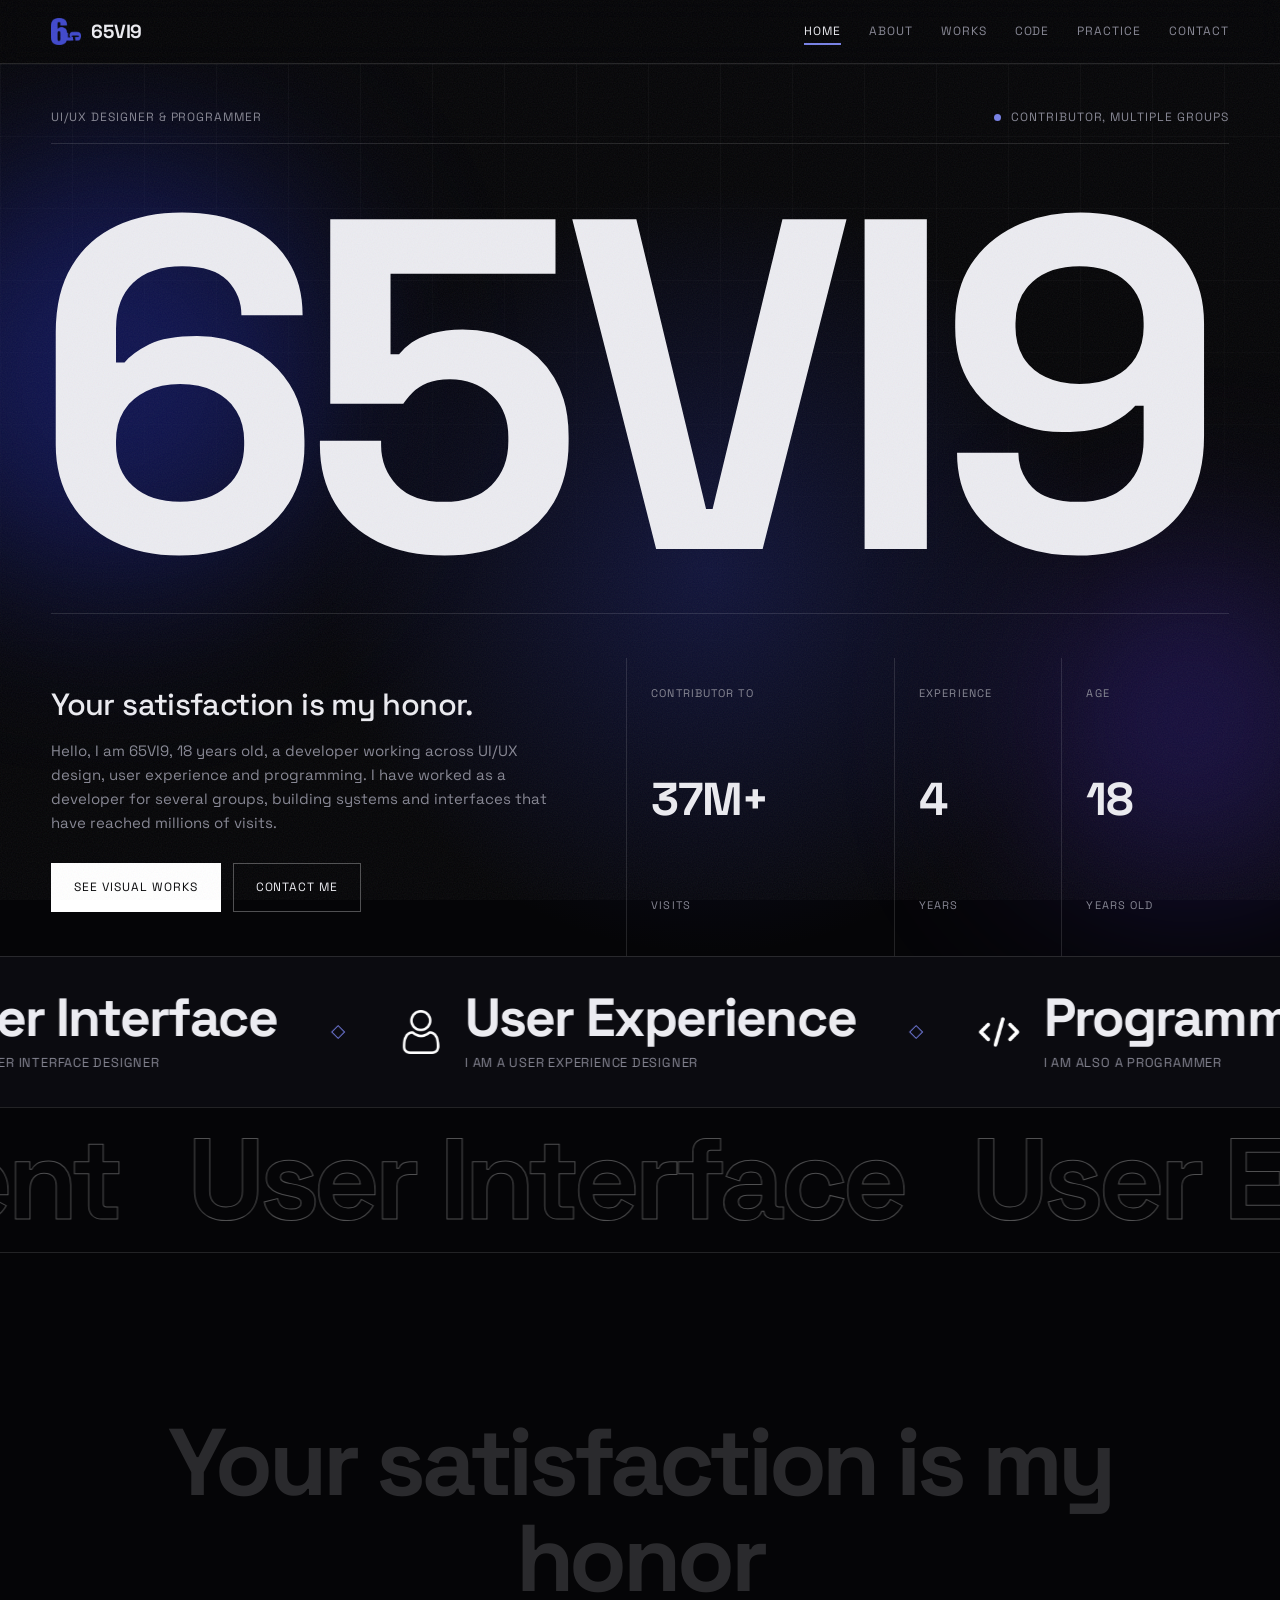
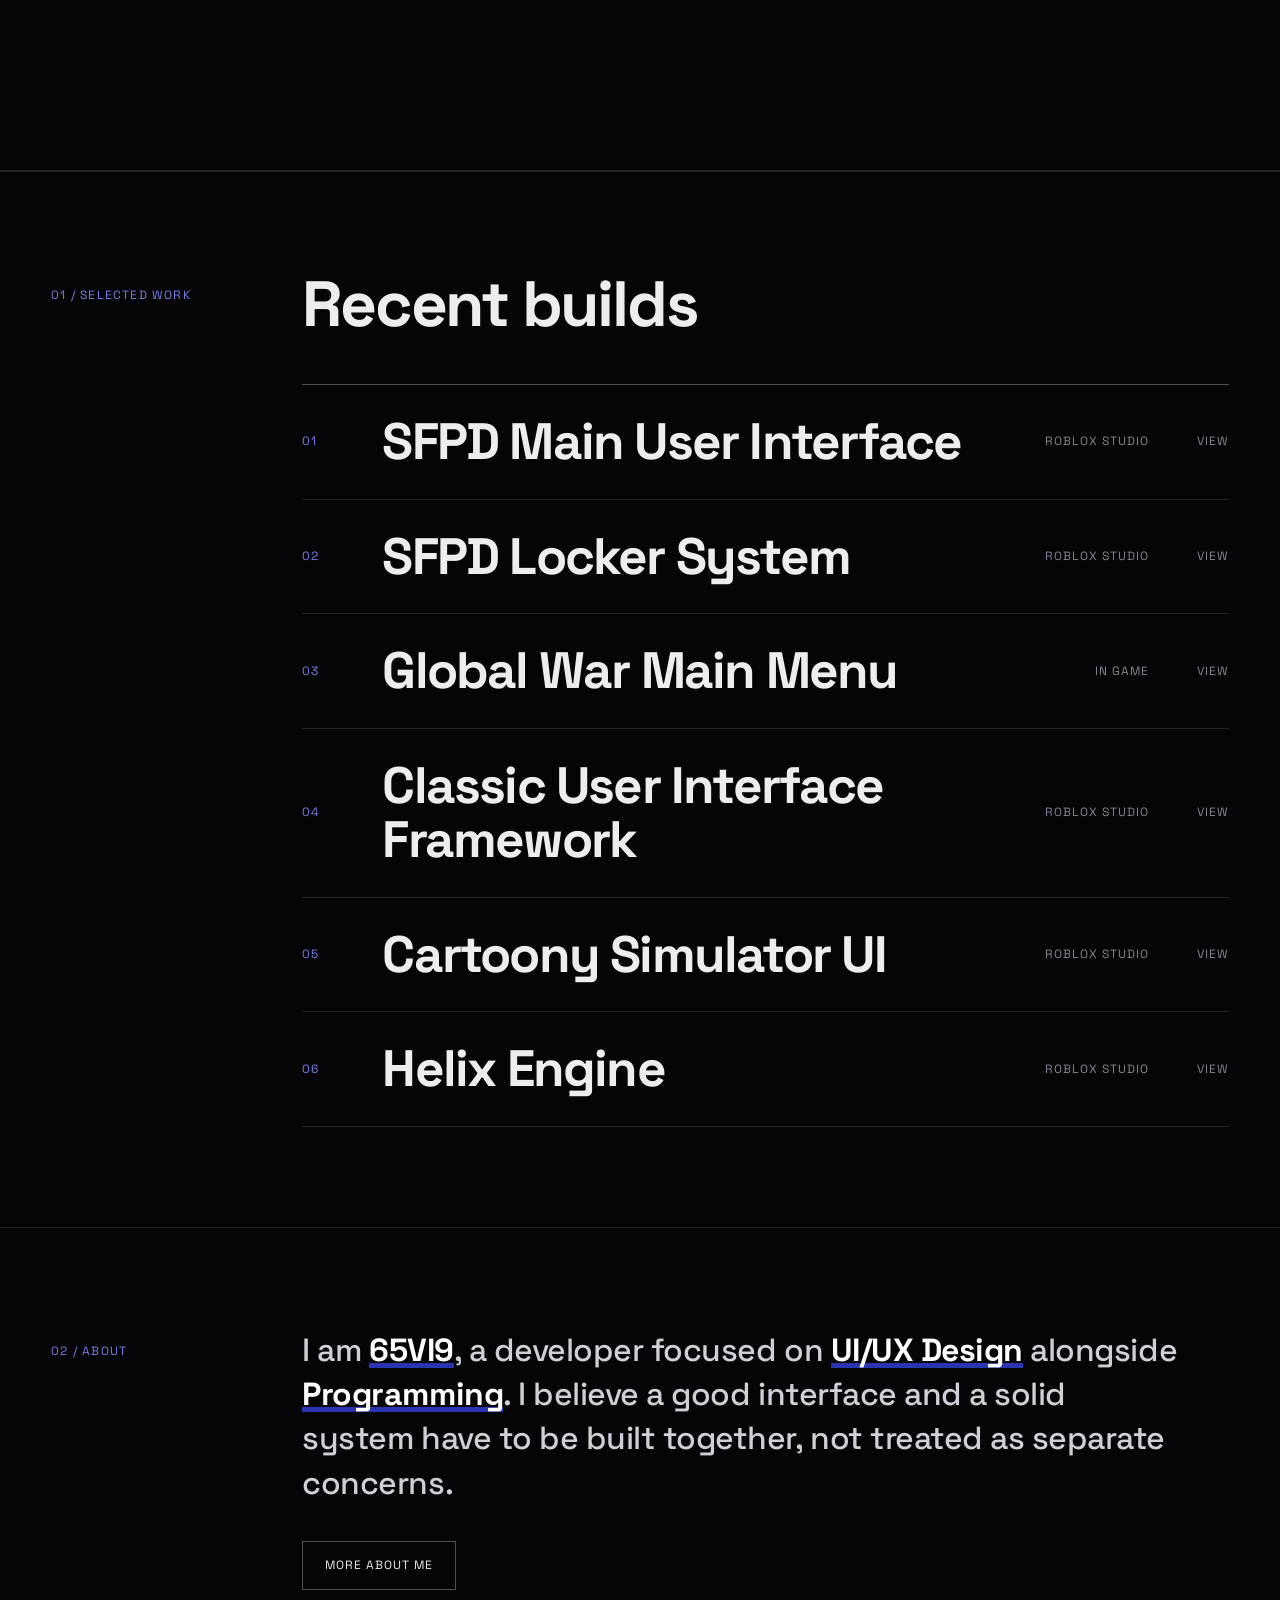
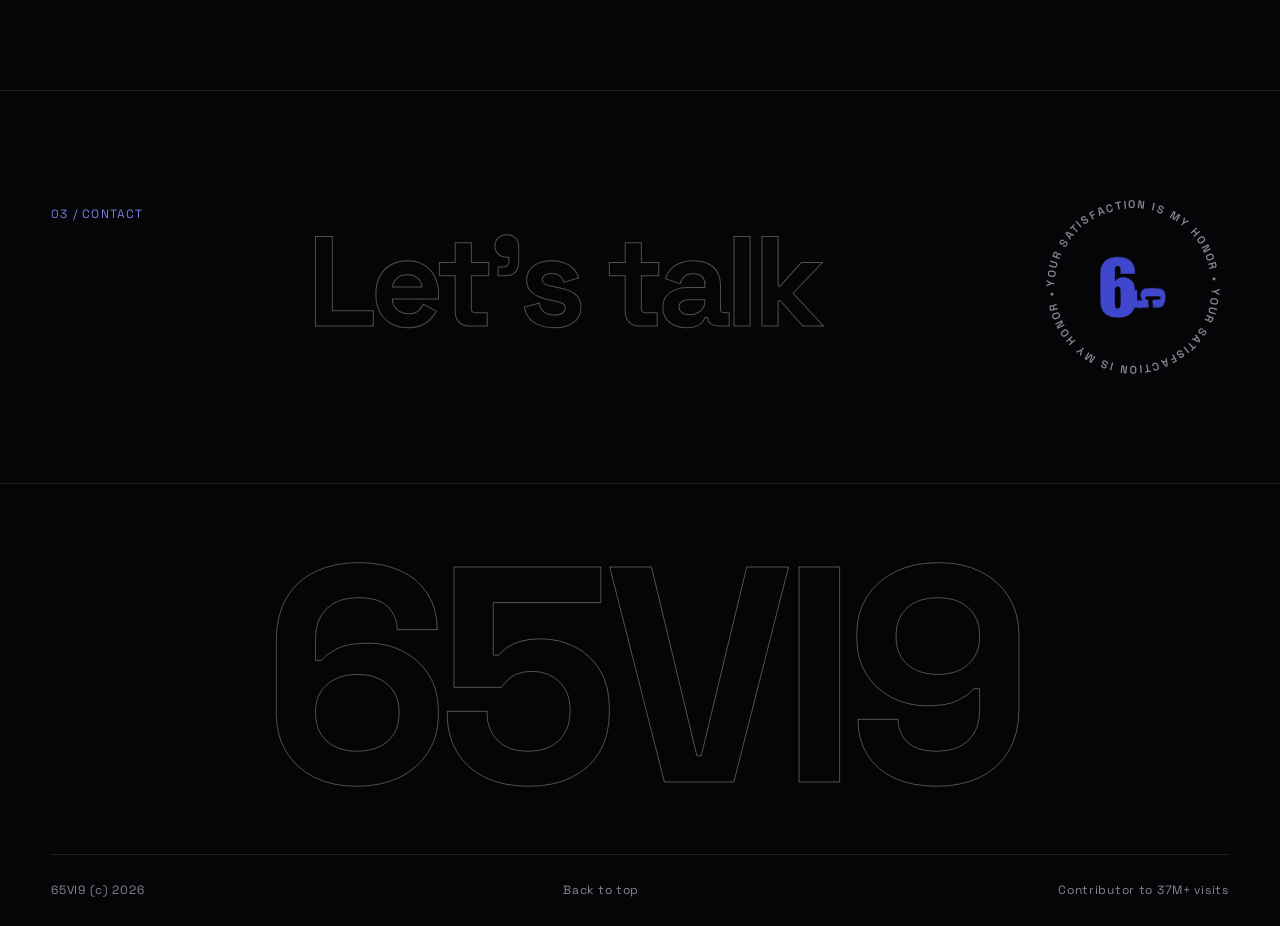
<file: index.html>
<!DOCTYPE html>
<html lang="en">
<head>
<meta charset="UTF-8">
<meta name="viewport" content="width=device-width, initial-scale=1.0">
<meta name="theme-color" content="#050507">
<link rel="icon" href="Logo.png">
<link rel="preconnect" href="https://fonts.googleapis.com">
<link rel="preconnect" href="https://fonts.gstatic.com" crossorigin>
<link rel="stylesheet" href="https://fonts.googleapis.com/css2?family=Space+Grotesk:wght@400;500;600;700&display=swap">
<link rel="stylesheet" href="style.css">
<title>65VI9 | Home</title>
</head>
<body data-page="home" id="top">
<main>
<section class="hero" id="hero">
<div class="orb o1"></div>
<div class="orb o2"></div>
<div class="glow"></div>
<div class="herotop"><span id="heroRole"></span><span id="heroStatus"></span></div>
<div class="herotitlewrap" id="heroWrap"><h1 class="herotitle" id="bigName"></h1></div>
<div class="herobottom">
<div>
<p class="herosub" id="heroSub"></p>
<p class="herointro" id="heroIntro"></p>
<div class="heroactions"><a class="btn solid mag" href="visual-works.html">See Visual Works</a><a class="btn line mag" href="contact.html">Contact me</a></div>
</div>
<div class="stats" id="stats"></div>
</div>
</section>
<div class="ribbon"><div class="rtrack" id="ribbonA"></div></div>
<div class="ribbon alt"><div class="rtrack" id="ribbonB"></div></div>
<section class="motto"><p class="mottotext" id="mottoText"></p></section>
<section class="sec">
<div class="secgrid">
<div class="seclabel">01 / Selected work</div>
<div>
<h2 class="sectitle split">Recent builds</h2>
<div class="idxlist" id="idxList"></div>
</div>
</div>
</section>
<section class="sec">
<div class="secgrid">
<div class="seclabel">02 / About</div>
<div>
<p class="lead reveal" id="homeLead"></p>
<a class="btn line mag reveal" id="moreAbout" href="about.html">More about me</a>
</div>
</div>
</section>
<section class="sec">
<div class="secgrid">
<div class="seclabel">03 / Contact</div>
<div class="ctawrap"><a class="biglink mag" href="contact.html" data-text="Let's talk" data-cursor="Go">Let's talk</a><div class="badge" id="badge"></div></div>
</div>
</section>
</main>
<script src="config.js"></script>
<script src="site.js"></script>
<script src="fx.js"></script>
</body>
</html>
</file>
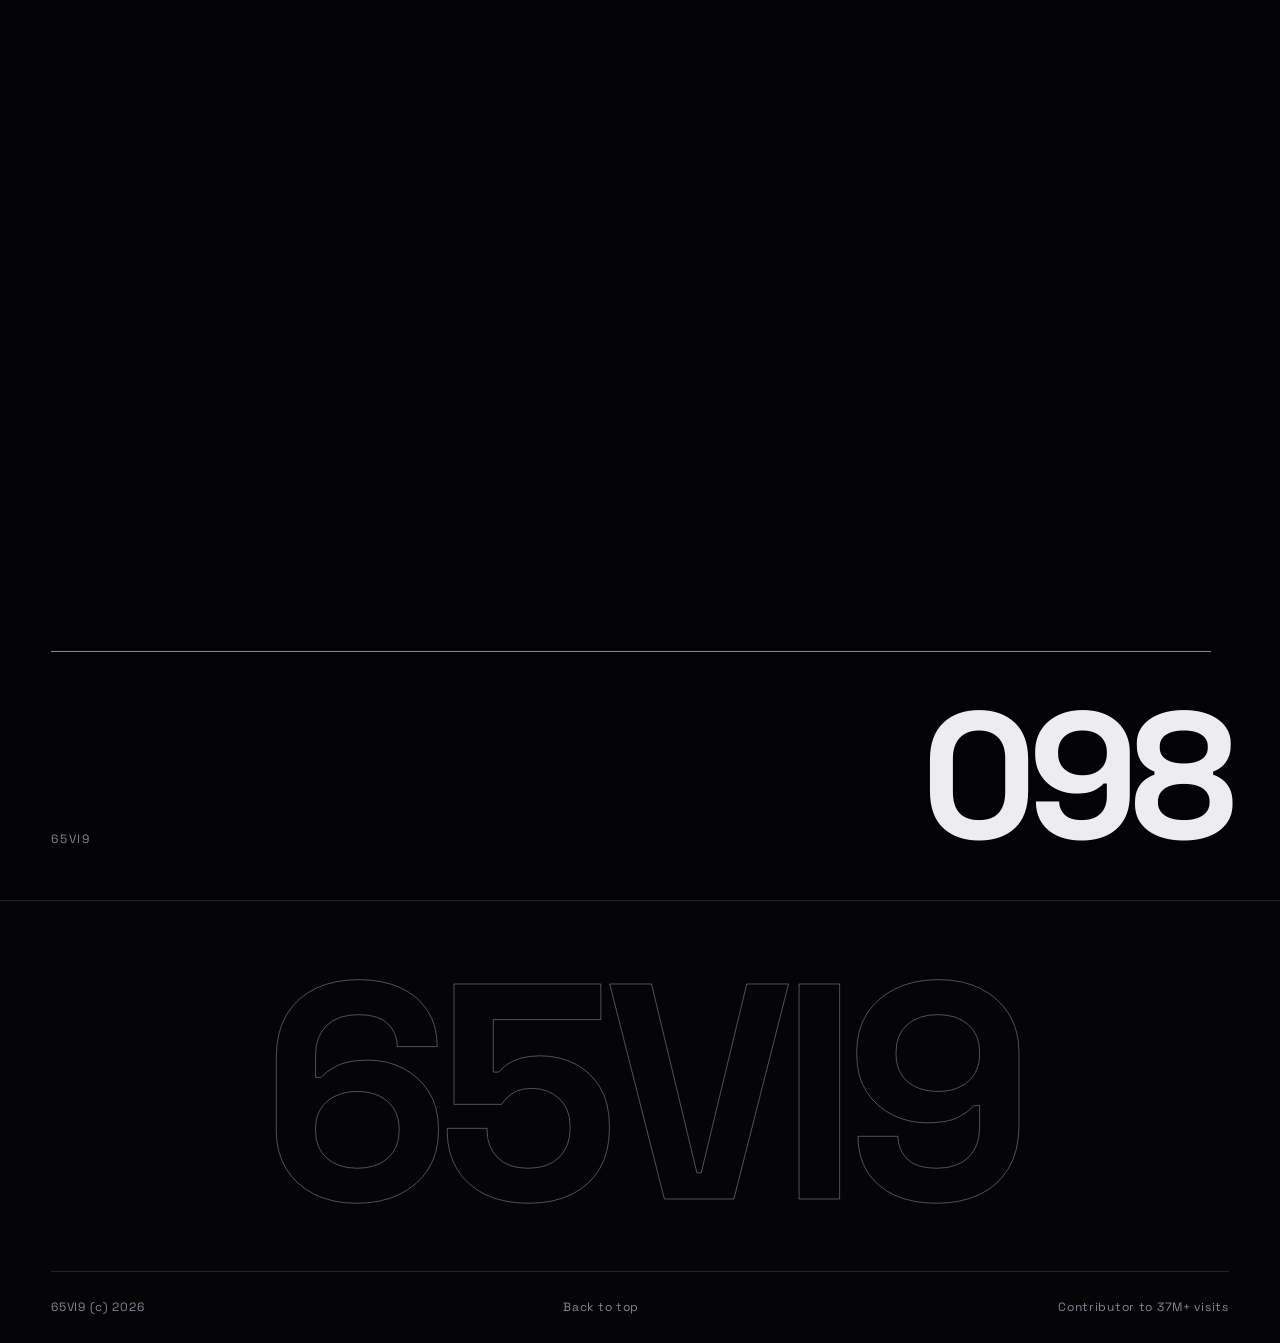
<file: about.html>
<!DOCTYPE html>
<html lang="en">
<head>
<meta charset="UTF-8">
<meta name="viewport" content="width=device-width, initial-scale=1.0">
<meta name="theme-color" content="#050507">
<link rel="icon" href="Logo.png">
<link rel="preconnect" href="https://fonts.googleapis.com">
<link rel="preconnect" href="https://fonts.gstatic.com" crossorigin>
<link rel="stylesheet" href="https://fonts.googleapis.com/css2?family=Space+Grotesk:wght@400;500;600;700&display=swap">
<link rel="stylesheet" href="style.css">
<title>About | 65VI9</title>
</head>
<body data-page="about" id="top">
<main>
<section class="sec first">
<div class="secgrid">
<div class="seclabel">02 / About</div>
<div>
<h1 class="sectitle split">About me</h1>
<p class="lead reveal" id="aboutLead"></p>
<p class="intro reveal" id="aboutIntro"></p>
</div>
</div>
</section>
</main>
<script src="config.js"></script>
<script src="site.js"></script>
<script src="fx.js"></script>
</body>
</html>
</file>
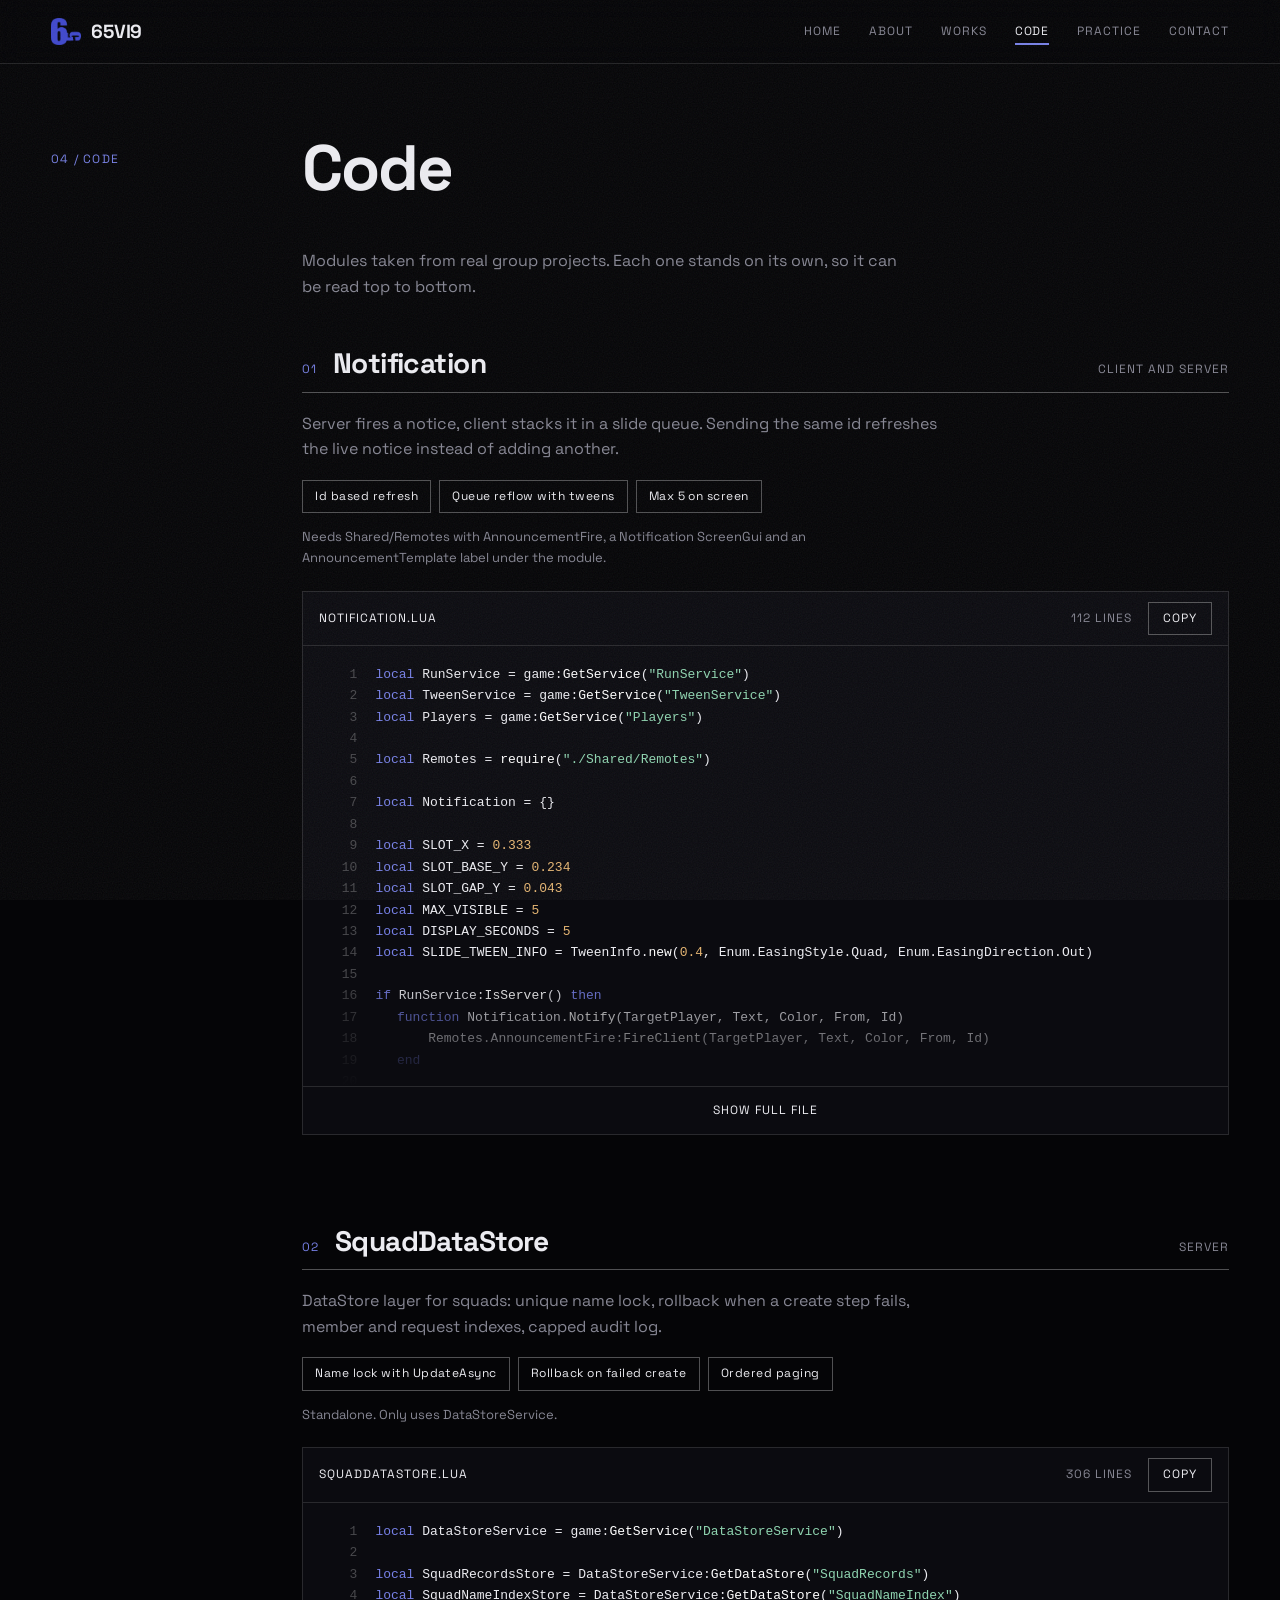
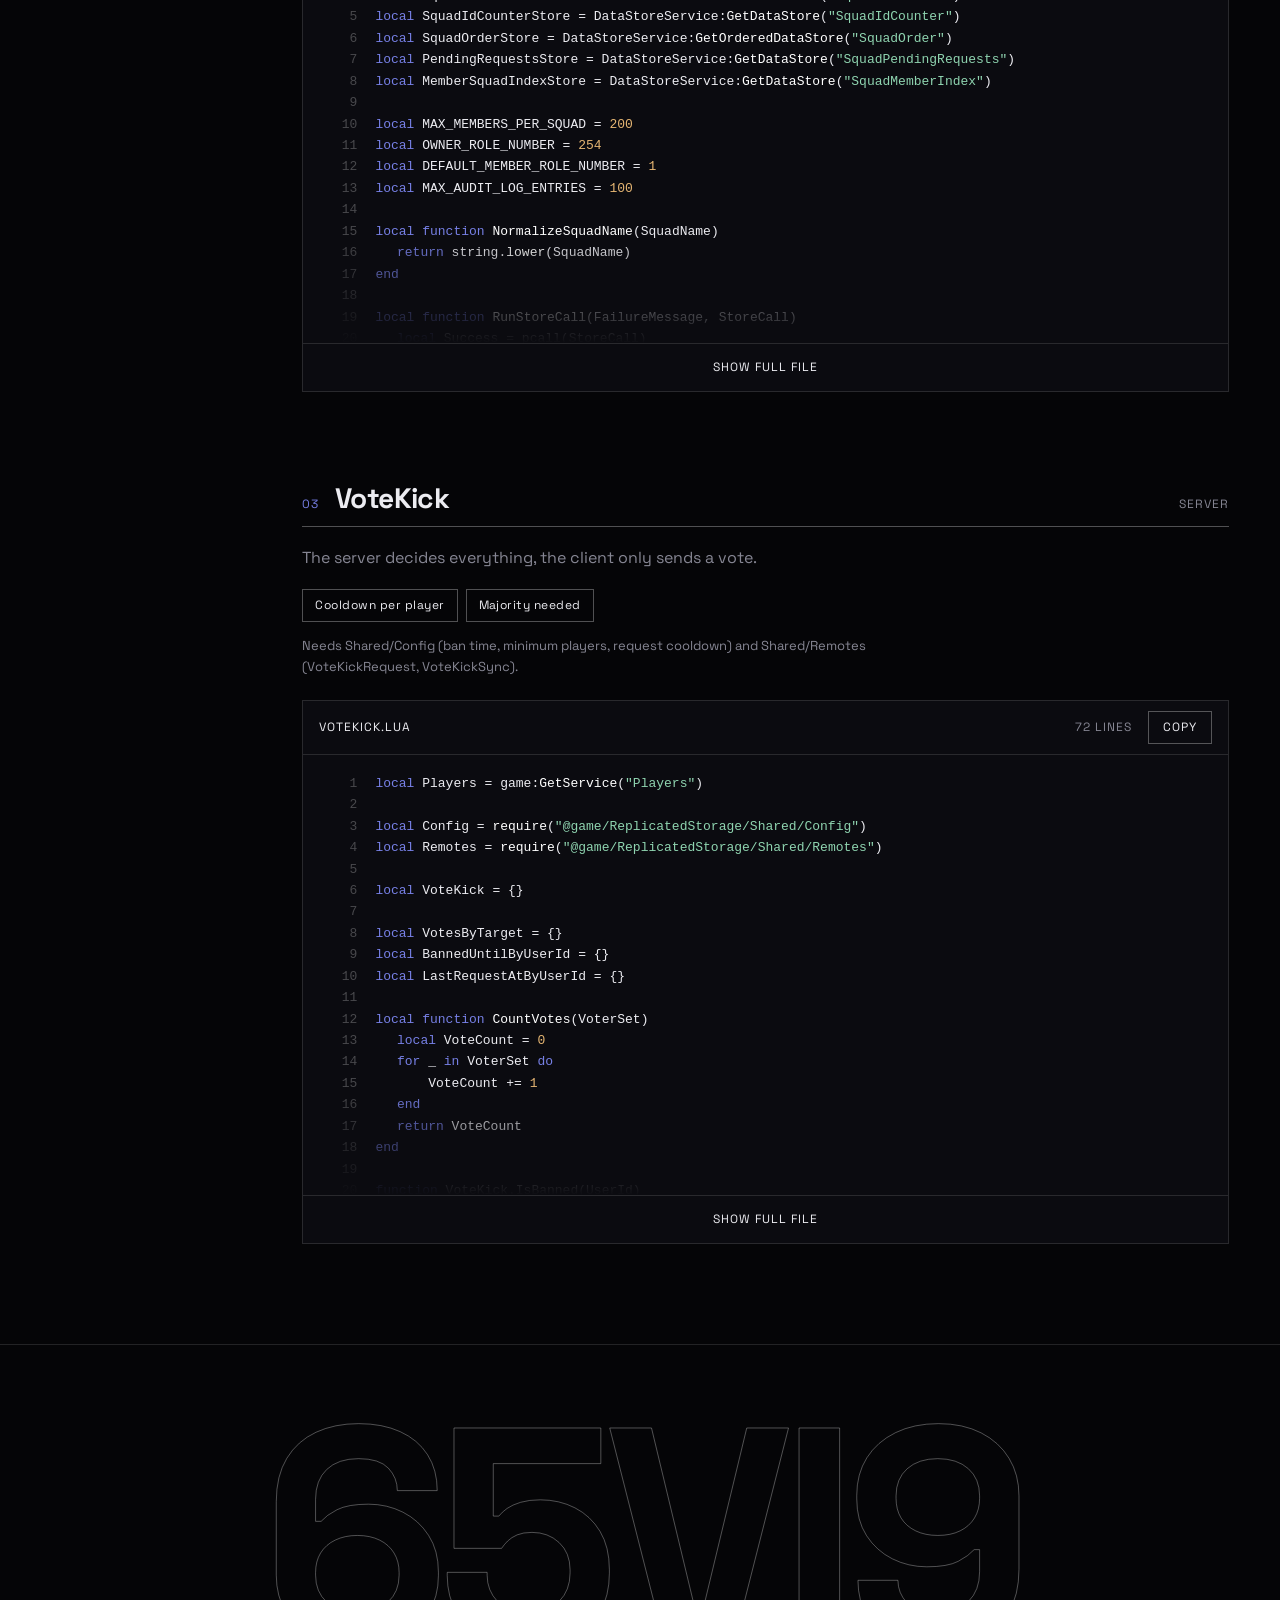
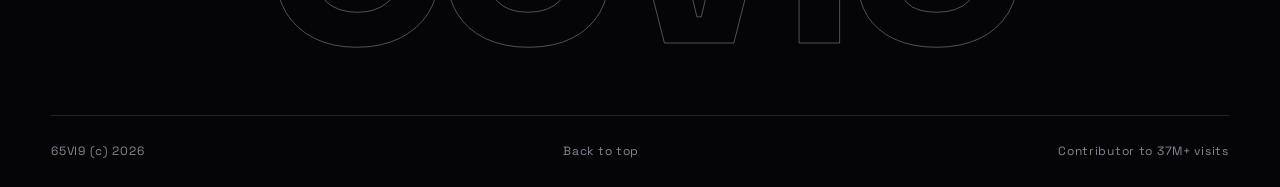
<file: code.html>
<!DOCTYPE html>
<html lang="en">
<head>
<meta charset="UTF-8">
<meta name="viewport" content="width=device-width, initial-scale=1.0">
<meta name="theme-color" content="#050507">
<link rel="icon" href="Logo.png">
<link rel="preconnect" href="https://fonts.googleapis.com">
<link rel="preconnect" href="https://fonts.gstatic.com" crossorigin>
<link rel="stylesheet" href="https://fonts.googleapis.com/css2?family=Space+Grotesk:wght@400;500;600;700&display=swap">
<link rel="stylesheet" href="style.css">
<title>Code | 65VI9</title>
</head>
<body data-page="code" id="top">
<main>
<section class="sec first">
<div class="secgrid">
<div class="seclabel">04 / Code</div>
<div>
<h1 class="sectitle split">Code</h1>
<p class="intro reveal">Modules taken from real group projects. Each one stands on its own, so it can be read top to bottom.</p>
<div class="work" id="codes"></div>
</div>
</div>
</section>
</main>
<script src="config.js"></script>
<script src="codes.js"></script>
<script src="site.js"></script>
<script src="fx.js"></script>
</body>
</html>
</file>
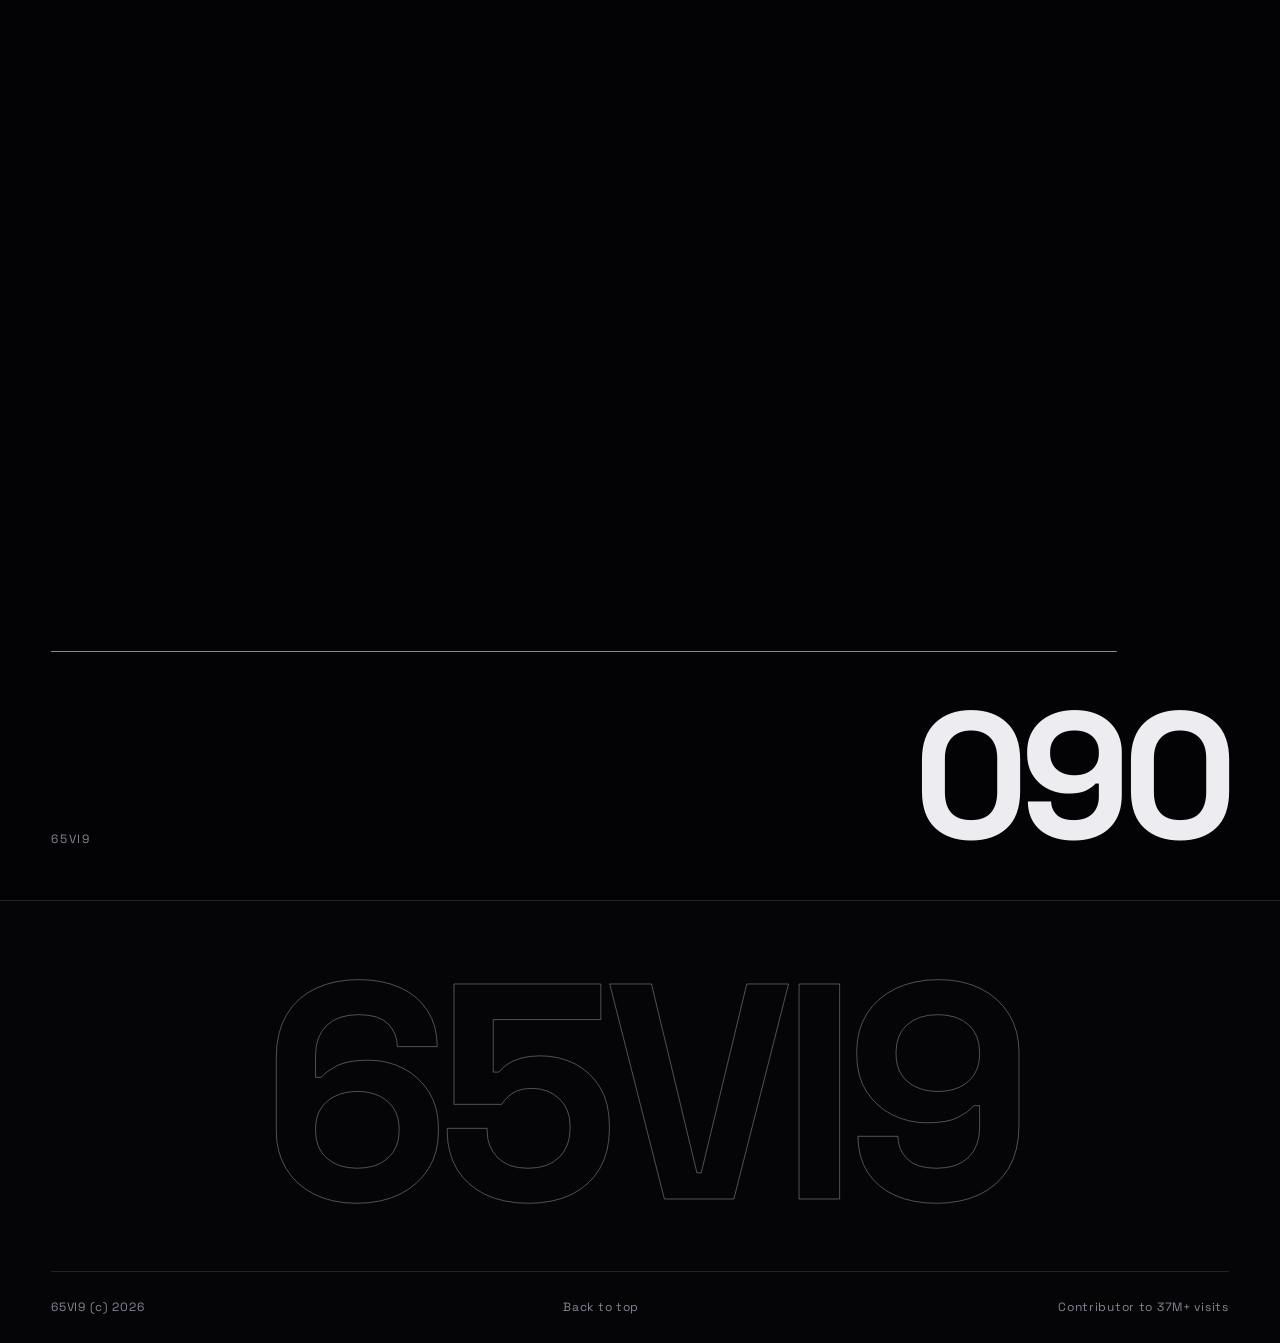
<file: contact.html>
<!DOCTYPE html>
<html lang="en">
<head>
<meta charset="UTF-8">
<meta name="viewport" content="width=device-width, initial-scale=1.0">
<meta name="theme-color" content="#050507">
<link rel="icon" href="Logo.png">
<link rel="preconnect" href="https://fonts.googleapis.com">
<link rel="preconnect" href="https://fonts.gstatic.com" crossorigin>
<link rel="stylesheet" href="https://fonts.googleapis.com/css2?family=Space+Grotesk:wght@400;500;600;700&display=swap">
<link rel="stylesheet" href="style.css">
<title>Contact | 65VI9</title>
</head>
<body data-page="contact" id="top">
<main>
<section class="sec first">
<div class="secgrid">
<div class="seclabel">06 / Contact</div>
<div>
<h1 class="sectitle split">Let's work together</h1>
<p class="intro reveal">Best way to reach me is Discord. Feel free to send a message, I usually reply fast.</p>
<div class="clinks" id="clinks"></div>
</div>
</div>
</section>
</main>
<script src="config.js"></script>
<script src="site.js"></script>
<script src="fx.js"></script>
</body>
</html>
</file>
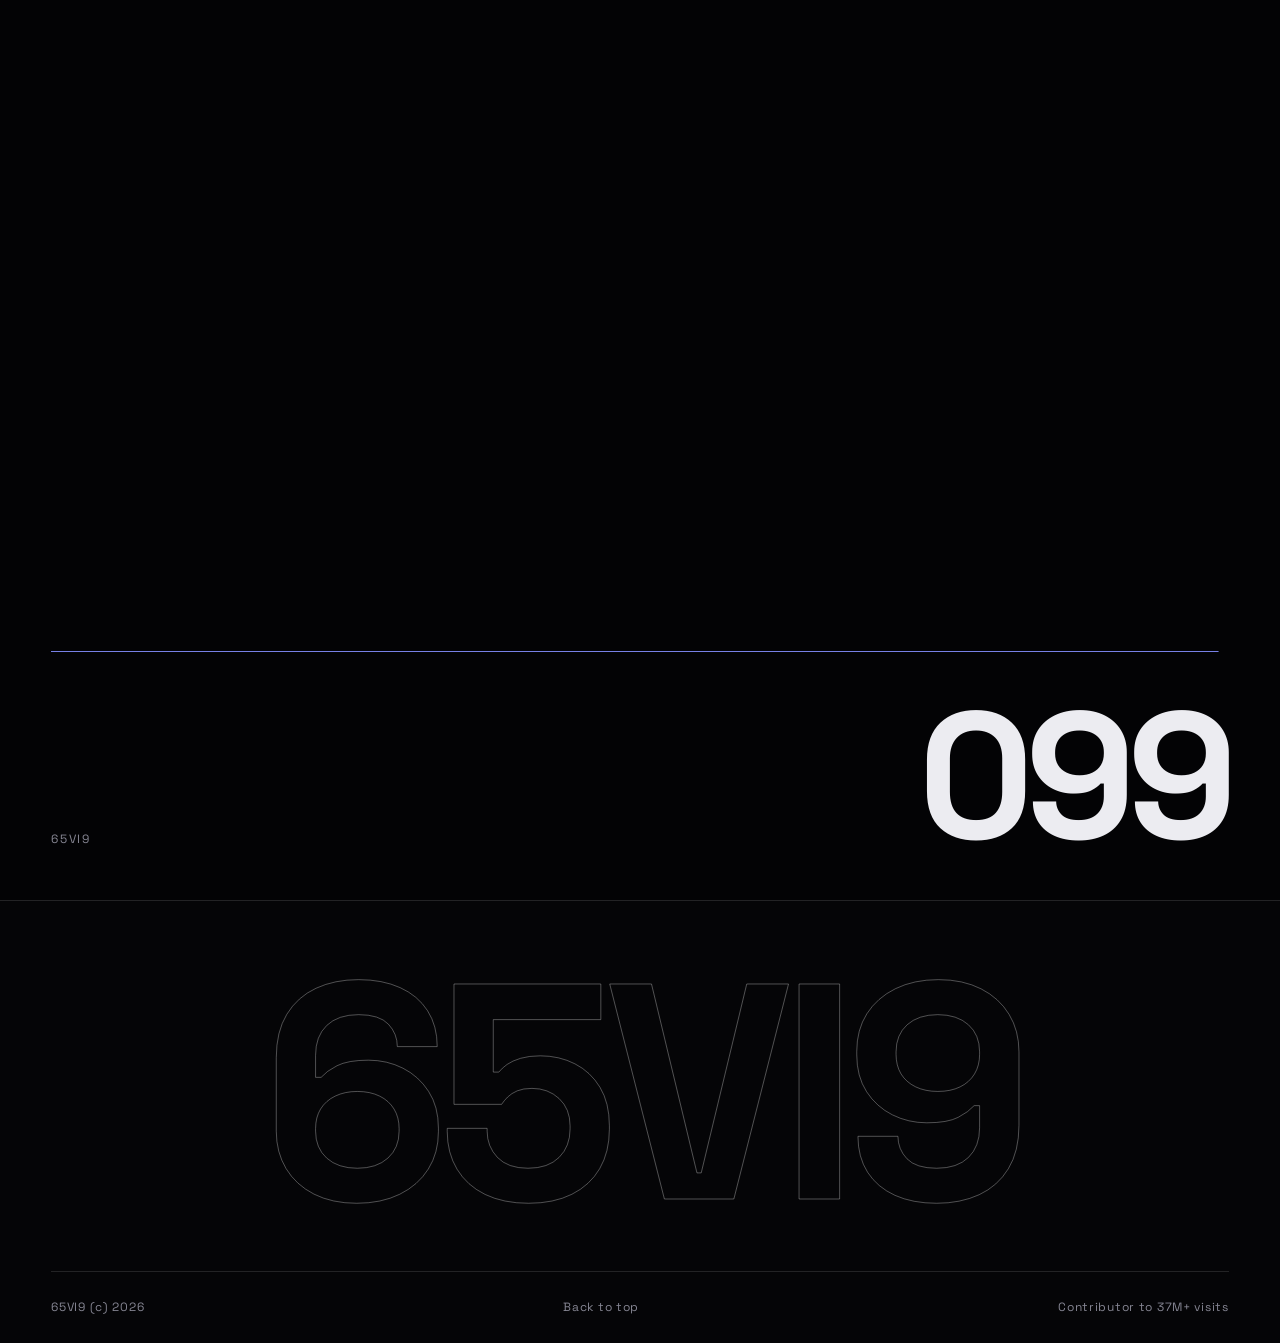
<file: practice.html>
<!DOCTYPE html>
<html lang="en">
<head>
<meta charset="UTF-8">
<meta name="viewport" content="width=device-width, initial-scale=1.0">
<meta name="theme-color" content="#050507">
<link rel="icon" href="Logo.png">
<link rel="preconnect" href="https://fonts.googleapis.com">
<link rel="preconnect" href="https://fonts.gstatic.com" crossorigin>
<link rel="stylesheet" href="https://fonts.googleapis.com/css2?family=Space+Grotesk:wght@400;500;600;700&display=swap">
<link rel="stylesheet" href="style.css">
<title>Practice | 65VI9</title>
</head>
<body data-page="practice" id="top">
<main>
<section class="sec first">
<div class="secgrid">
<div class="seclabel">05 / Practice</div>
<div>
<h1 class="sectitle split">Core practice</h1>
<div class="skills" id="panels"></div>
</div>
</div>
</section>
</main>
<script src="config.js"></script>
<script src="site.js"></script>
<script src="fx.js"></script>
</body>
</html>
</file>
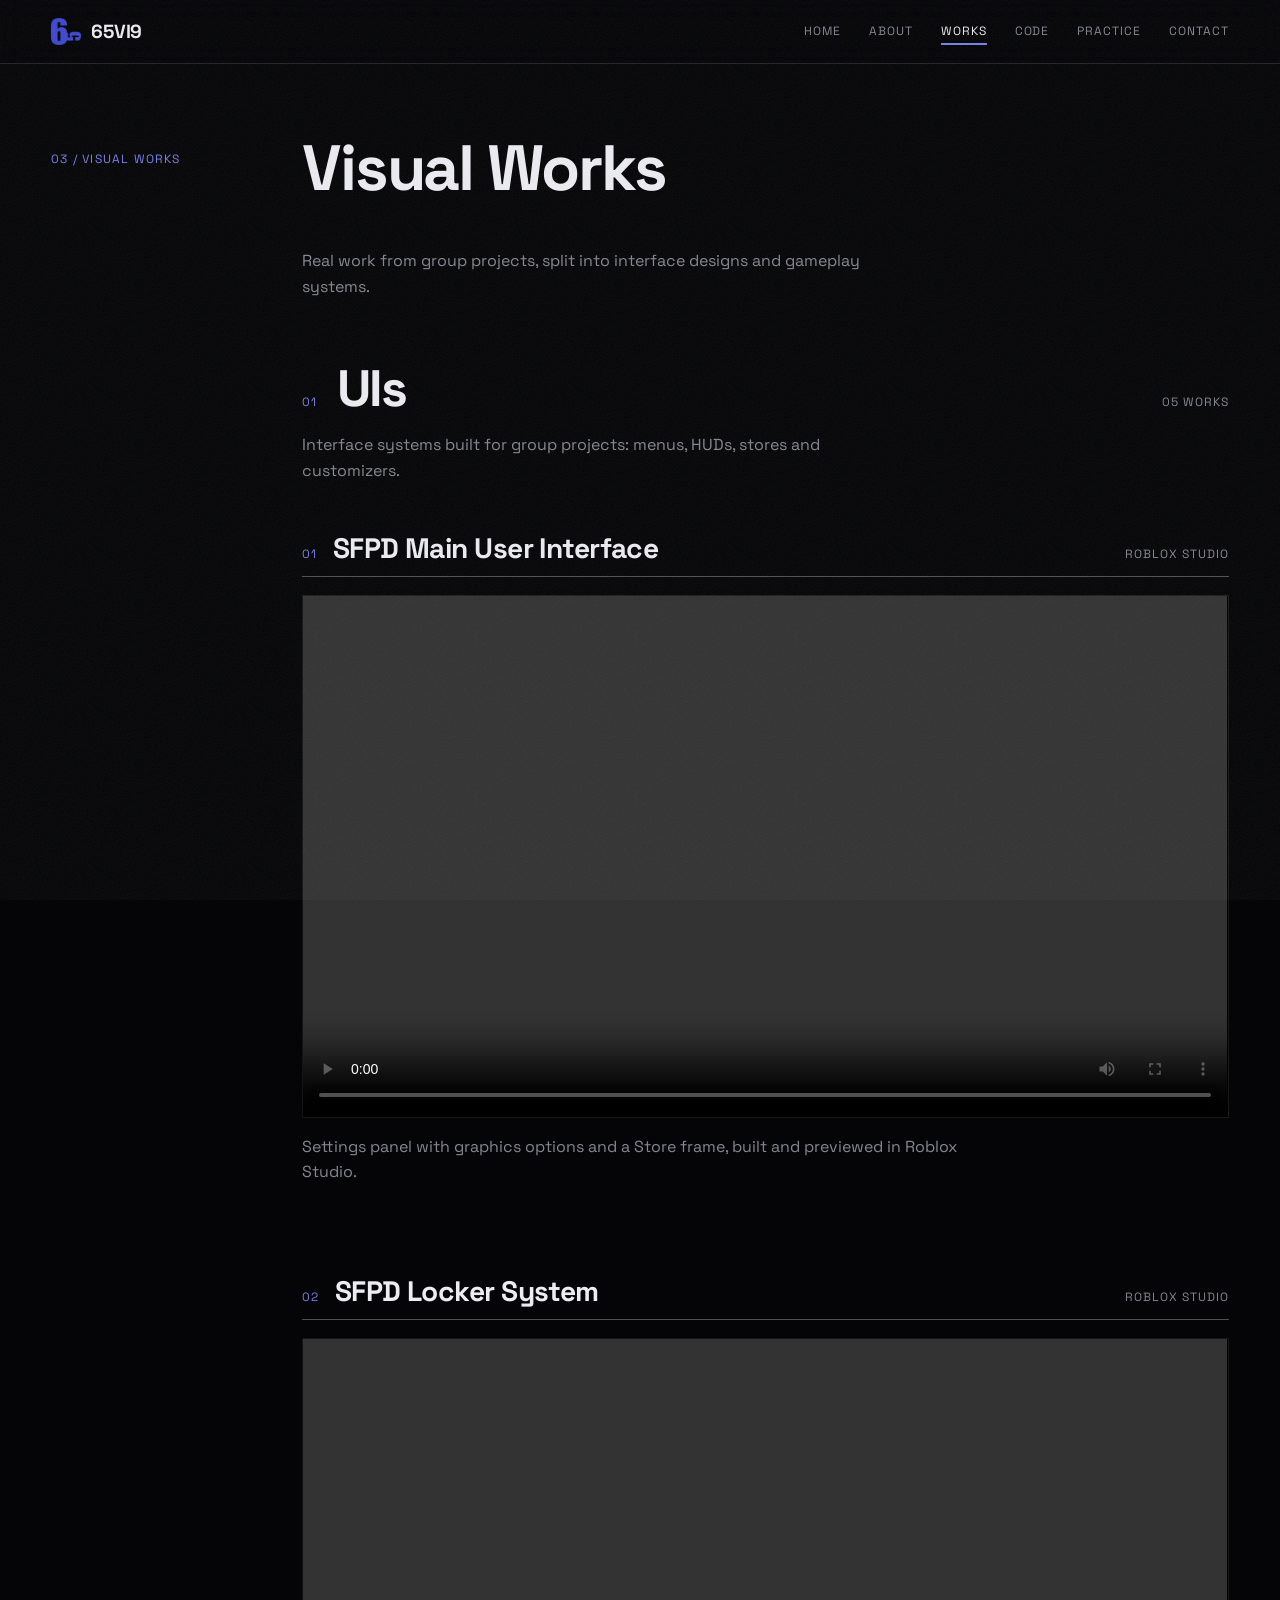
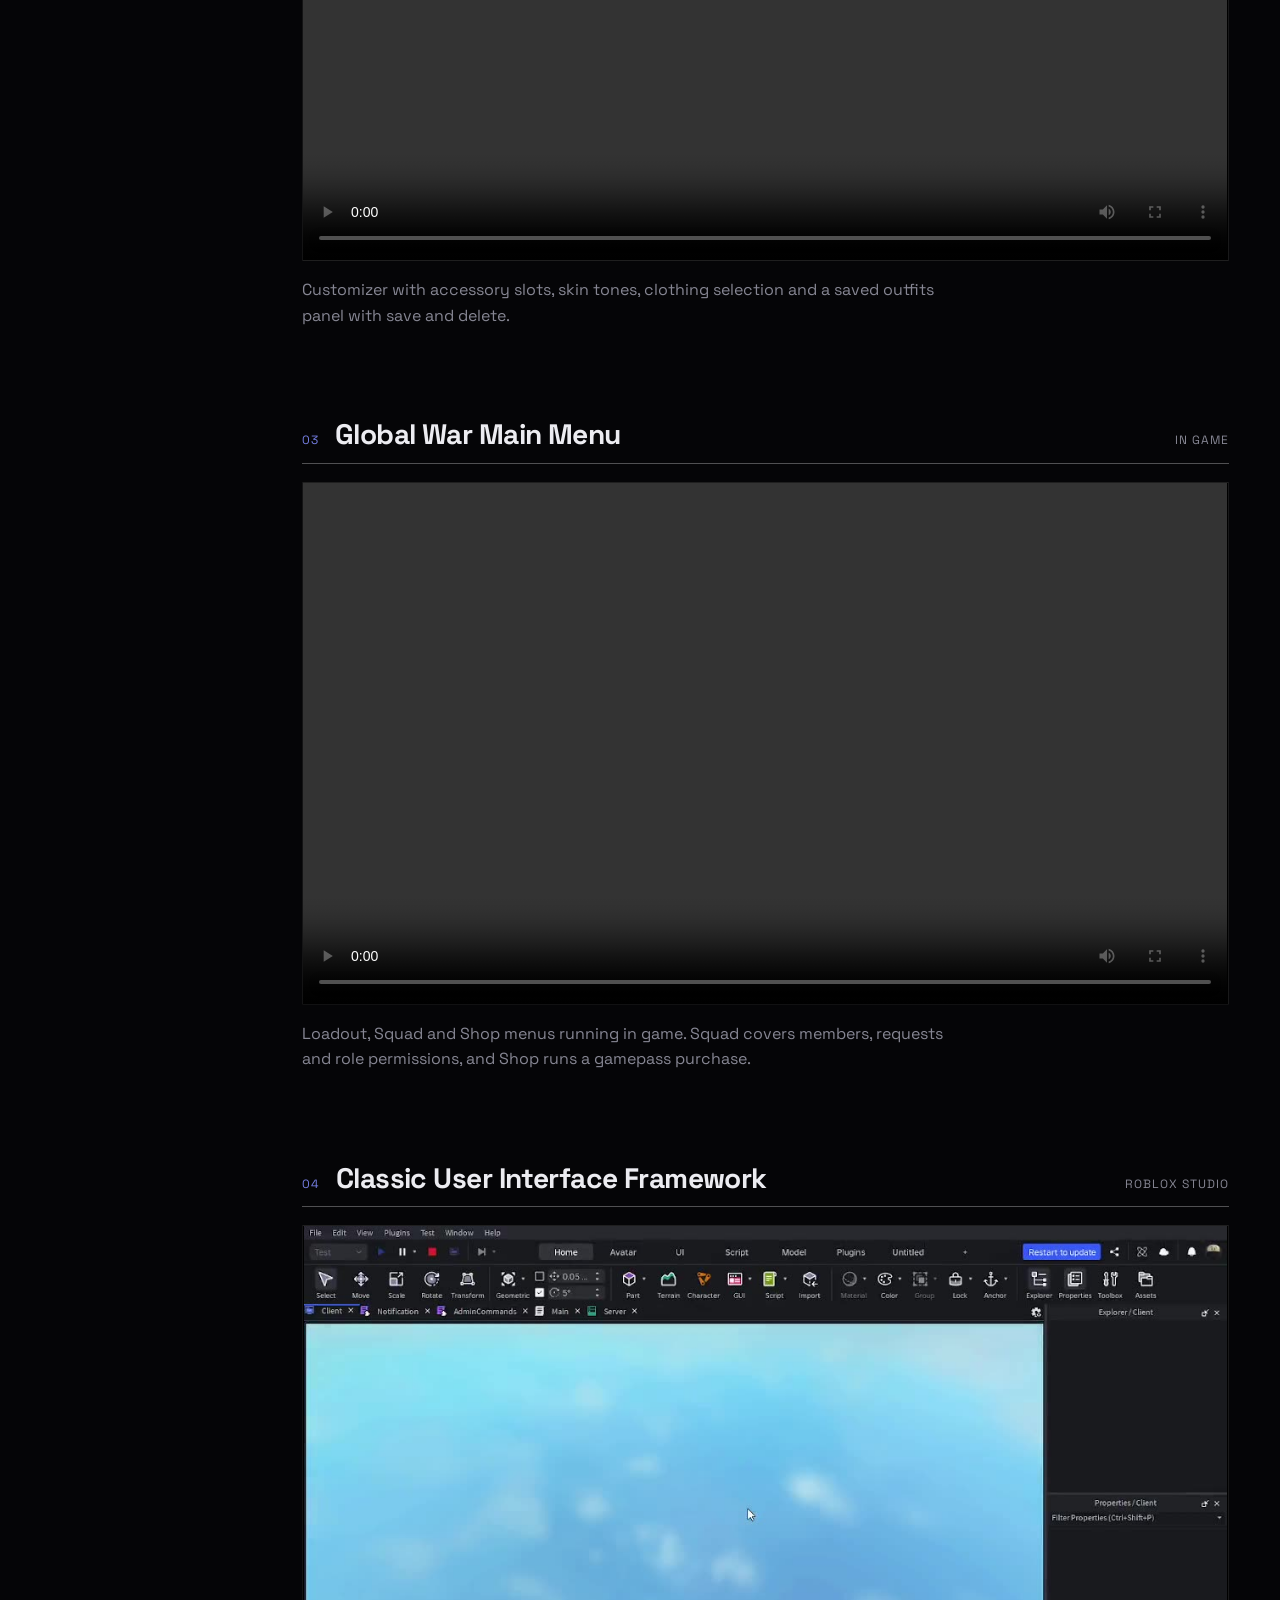
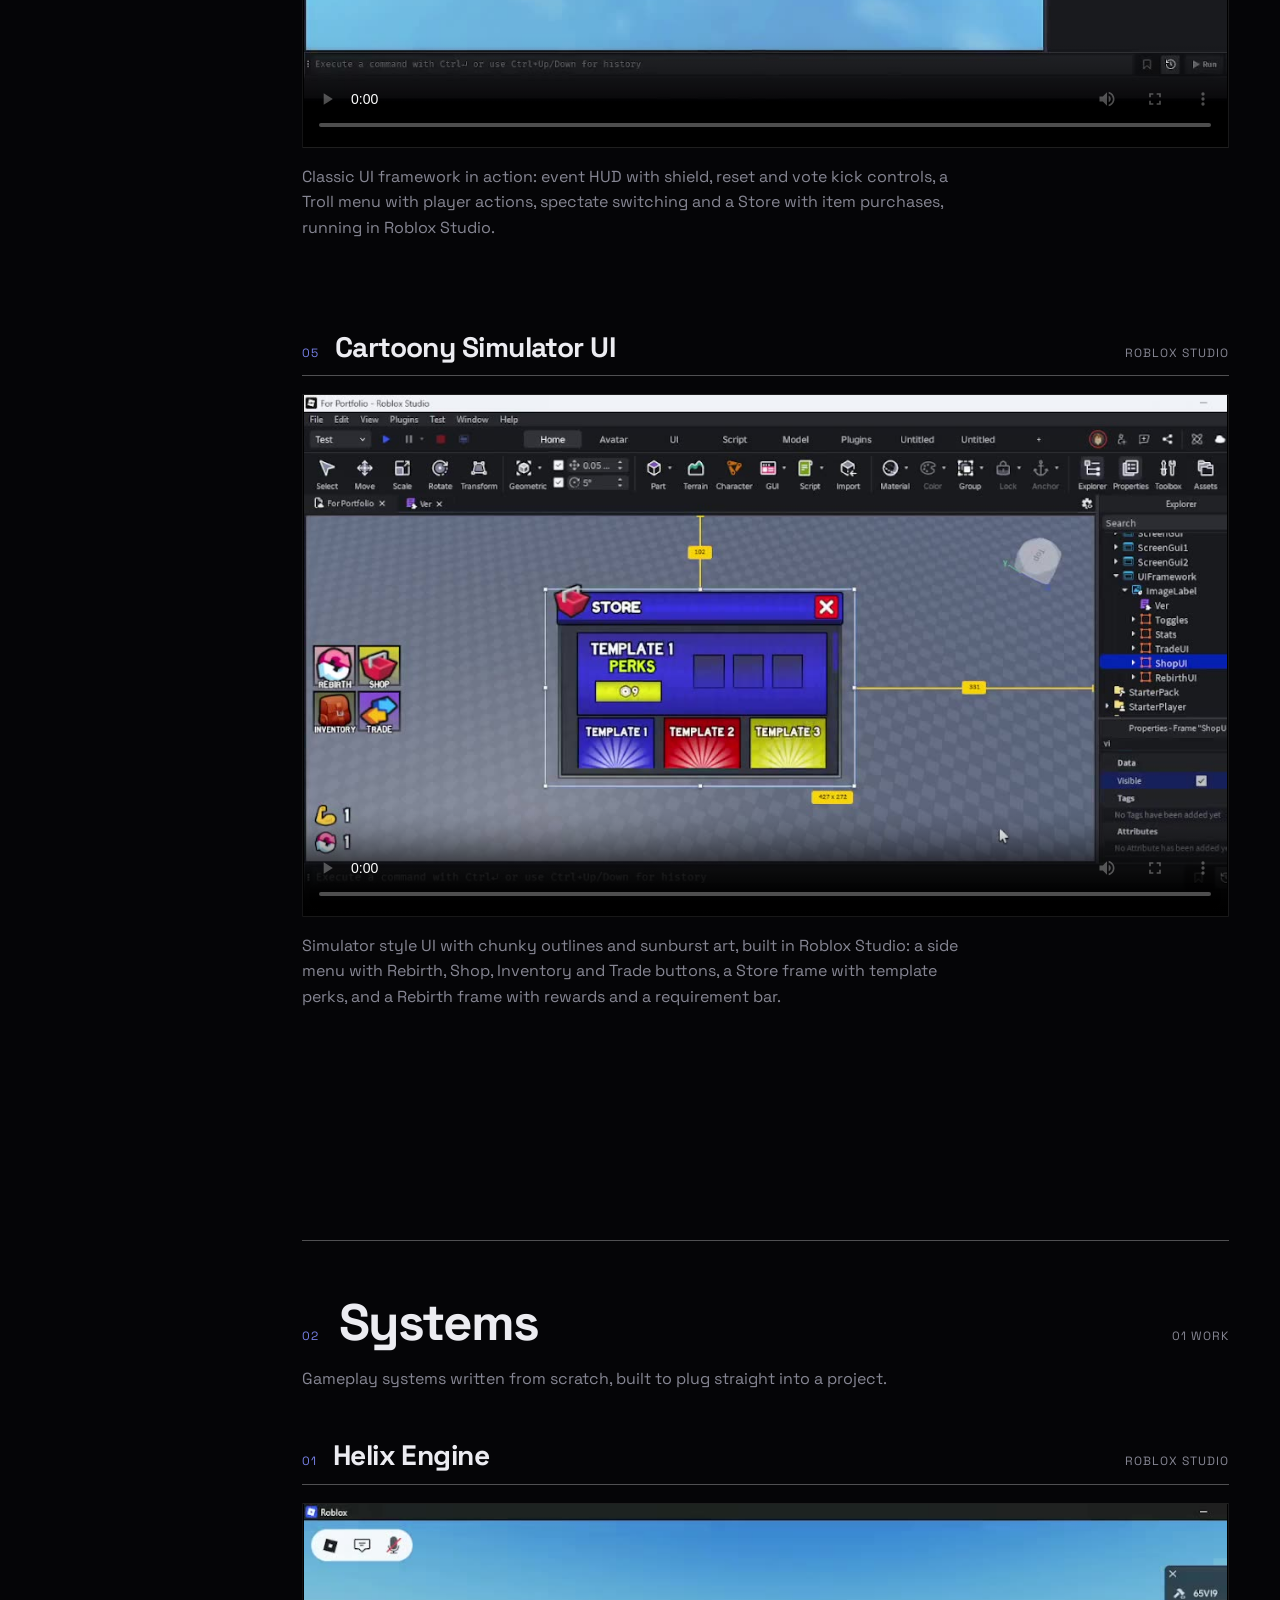
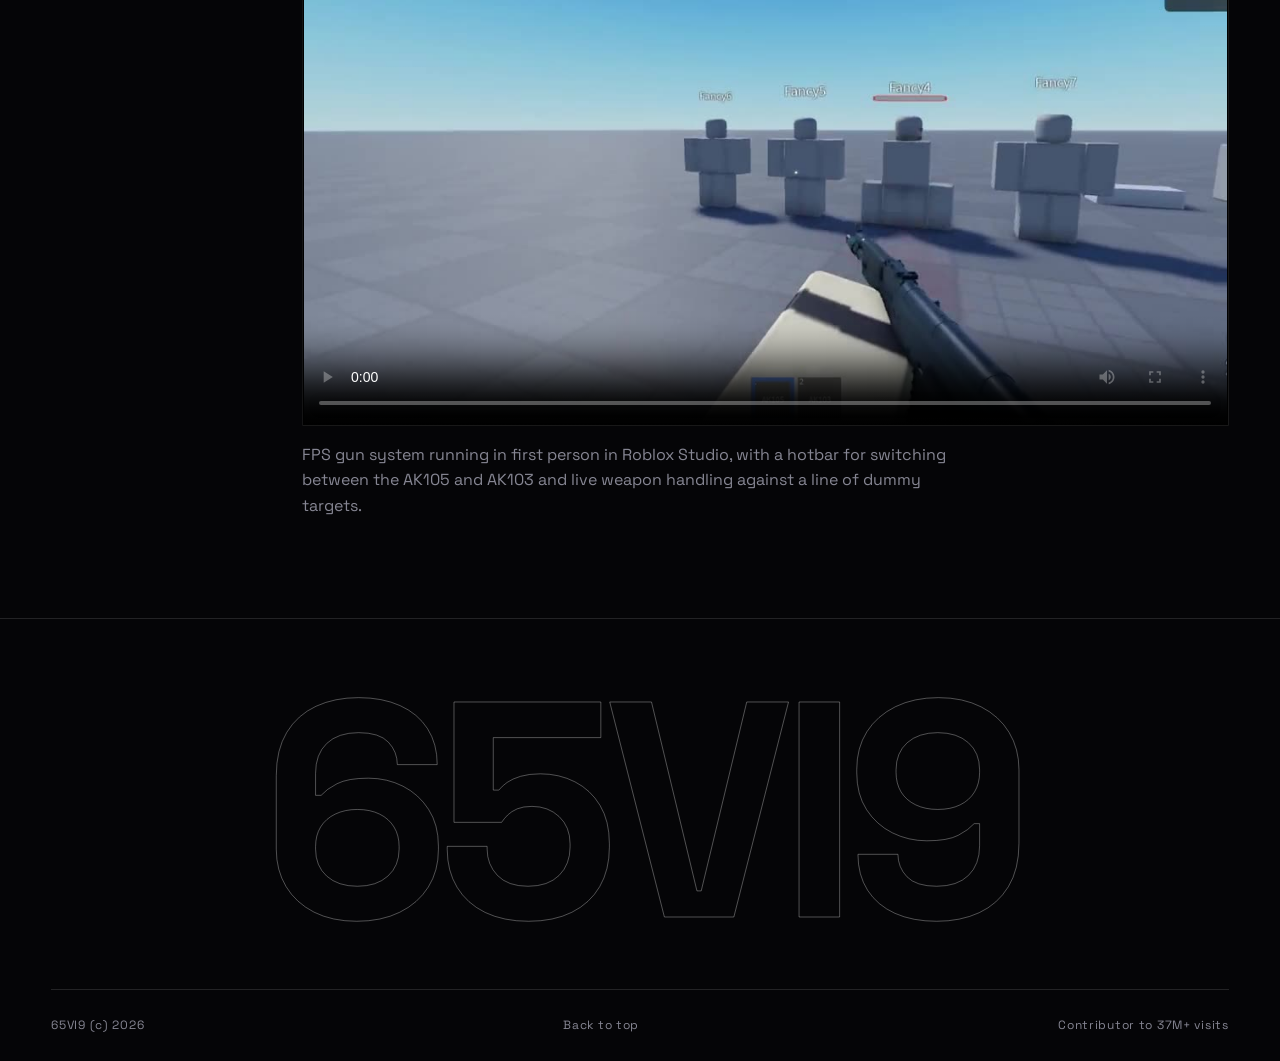
<file: visual-works.html>
<!DOCTYPE html>
<html lang="en">
<head>
<meta charset="UTF-8">
<meta name="viewport" content="width=device-width, initial-scale=1.0">
<meta name="theme-color" content="#050507">
<link rel="icon" href="Logo.png">
<link rel="preconnect" href="https://fonts.googleapis.com">
<link rel="preconnect" href="https://fonts.gstatic.com" crossorigin>
<link rel="stylesheet" href="https://fonts.googleapis.com/css2?family=Space+Grotesk:wght@400;500;600;700&display=swap">
<link rel="stylesheet" href="style.css">
<title>Visual Works | 65VI9</title>
</head>
<body data-page="works" id="top">
<main>
<section class="sec first">
<div class="secgrid">
<div class="seclabel">03 / Visual Works</div>
<div>
<h1 class="sectitle split">Visual Works</h1>
<p class="intro reveal">Real work from group projects, split into interface designs and gameplay systems.</p>
<div class="work" id="reels"></div>
</div>
</div>
</section>
</main>
<script src="config.js"></script>
<script src="site.js"></script>
<script src="fx.js"></script>
</body>
</html>
</file>
<file: style.css>
:root{--bg:#050507;--bg2:#0b0b10;--line:rgba(255,255,255,.12);--line2:rgba(255,255,255,.3);--text:#ececf1;--muted:#868693;--accent:#2a34b0;--accent-soft:#7780e6;--font:'Space Grotesk',Arial,sans-serif;--pad:4vw;--rail:200px;--ease:cubic-bezier(.16,1,.3,1)}
*{margin:0;padding:0;box-sizing:border-box}
html{scroll-padding-top:70px}
body{background:var(--bg);color:var(--text);font:400 16px/1.6 var(--font);-webkit-font-smoothing:antialiased;overflow-x:hidden}
body::after{content:'';position:fixed;inset:0;z-index:90;pointer-events:none;opacity:.07;background-image:url("data:image/svg+xml;utf8,<svg xmlns='http://www.w3.org/2000/svg' width='160' height='160'><filter id='n'><feTurbulence type='fractalNoise' baseFrequency='.8' numOctaves='2' stitchTiles='stitch'/></filter><rect width='100%' height='100%' filter='url(%23n)'/></svg>")}
::selection{background:var(--accent);color:#fff}
a{color:inherit;text-decoration:none}
:focus-visible{outline:2px solid var(--accent-soft);outline-offset:3px}
.mag{display:inline-block;transition:transform .45s var(--ease)}
.progress{position:fixed;top:0;left:0;right:0;height:2px;z-index:60;background:var(--accent-soft);transform:scaleX(0);transform-origin:left}
.top{position:sticky;top:0;z-index:50;height:64px;display:flex;justify-content:space-between;align-items:center;padding:0 var(--pad);background:rgba(5,5,7,.78);-webkit-backdrop-filter:blur(14px);backdrop-filter:blur(14px);border-bottom:1px solid var(--line)}
.mark{display:flex;align-items:center;gap:10px;font-weight:700;font-size:19px;letter-spacing:-.01em;line-height:1}
.mark img{width:30px;height:auto;display:block}
.nav{display:flex;gap:28px}
.nav a{position:relative;display:inline-block;font-size:12px;text-transform:uppercase;letter-spacing:.08em;padding:6px 0;color:var(--muted);transition:color .25s}
.rl{display:block;overflow:hidden;height:1.3em;line-height:1.3}
.rl i{display:block;font-style:normal;transition:transform .5s var(--ease)}
.rl i+i{color:var(--text)}
.nav a:hover .rl i{transform:translateY(-100%)}
.nav a::after{content:'';position:absolute;left:0;right:0;bottom:0;height:2px;background:var(--accent-soft);transform:scaleX(0);transform-origin:left;transition:transform .4s var(--ease)}
.nav a:hover,.nav a.on{color:var(--text)}
.nav a:hover::after,.nav a.on::after{transform:scaleX(1)}
.hero{position:relative;min-height:calc(100vh - 64px);display:flex;flex-direction:column;padding:44px var(--pad) 0;overflow:hidden}
.hero::before{content:'';position:absolute;inset:0;pointer-events:none;background-image:linear-gradient(rgba(255,255,255,.03) 1px,transparent 1px),linear-gradient(90deg,rgba(255,255,255,.03) 1px,transparent 1px);background-size:72px 72px;-webkit-mask-image:linear-gradient(180deg,#000,transparent 80%);mask-image:linear-gradient(180deg,#000,transparent 80%)}
.glow{position:absolute;inset:0;pointer-events:none;background:radial-gradient(620px circle at var(--gx,62%) var(--gy,32%),rgba(42,52,176,.3),transparent 62%)}
.hero>*:not(.glow){position:relative}
.herotop{display:flex;justify-content:space-between;gap:24px;flex-wrap:wrap;padding-bottom:16px;border-bottom:1px solid var(--line);font-size:12px;letter-spacing:.08em;text-transform:uppercase;color:var(--muted)}
.herotitlewrap{padding-top:5vh;will-change:transform}
.herotitle{display:inline-block;font-weight:700;font-size:clamp(80px,25vw,430px);line-height:.84;letter-spacing:-.045em;white-space:nowrap;margin-left:-.04em}
.ch{display:inline-block;overflow:hidden;vertical-align:top;padding:0 .05em .06em;margin:0 -.05em}
.ch>span{display:inline-block;transform:translateY(112%);transition:transform 1.1s var(--ease) calc(var(--i)*80ms)}
.ready .ch>span{transform:none}
.herobottom{display:grid;grid-template-columns:1fr 1.15fr;gap:var(--pad);margin-top:auto;padding-top:44px;border-top:1px solid var(--line)}
.herosub{padding-top:28px;font-size:clamp(22px,2.4vw,34px);font-weight:500;line-height:1.25;letter-spacing:-.02em;max-width:560px}
.herointro{margin-top:14px;max-width:520px;color:var(--muted);font-size:15px}
.heroactions{display:flex;gap:12px;margin:28px 0 44px;flex-wrap:wrap}
.btn{display:inline-block;font-size:12px;text-transform:uppercase;letter-spacing:.08em;padding:14px 22px;border:1px solid var(--line2);transition:background .25s,color .25s,border-color .25s,transform .45s var(--ease)}
.btn.solid{background:#fff;color:#050507;border-color:#fff}
.btn.solid:hover{background:transparent;color:#fff}
.btn.line:hover{background:#fff;color:#050507;border-color:#fff}
.stats{display:grid;grid-template-columns:1.6fr 1fr 1fr}
.stat{display:flex;flex-direction:column;justify-content:space-between;gap:10px;padding:28px 0 44px 24px;border-left:1px solid var(--line)}
.stat small{font-size:11px;letter-spacing:.1em;text-transform:uppercase;color:var(--muted);line-height:1.3}
.stat b{font-weight:700;font-size:clamp(28px,3.6vw,56px);line-height:1;letter-spacing:-.035em;white-space:nowrap}
.sec{padding:100px var(--pad);border-top:1px solid var(--line)}
.sec.first{padding-top:72px;border-top:none;min-height:calc(100vh - 64px)}
.secgrid{display:grid;grid-template-columns:var(--rail) 1fr;gap:var(--pad)}
.seclabel{font-size:12px;text-transform:uppercase;letter-spacing:.1em;color:var(--accent-soft);padding-top:14px}
.sectitle{font-weight:700;font-size:clamp(34px,5vw,74px);line-height:1;letter-spacing:-.035em;margin-bottom:48px}
.w{display:inline-block;overflow:hidden;vertical-align:top;padding-bottom:.12em;margin-bottom:-.12em}
.w>span{display:inline-block;transform:translateY(110%);transition:transform .95s var(--ease) calc(var(--i)*70ms)}
.split.in .w>span{transform:none}
.js .reveal{opacity:0;transform:translateY(26px);transition:opacity .9s var(--ease) var(--d,0ms),transform .9s var(--ease) var(--d,0ms)}
.js .reveal.in{opacity:1;transform:none}
.lead{font-size:clamp(22px,2.5vw,34px);line-height:1.38;font-weight:500;letter-spacing:-.015em;max-width:880px;color:#cfcfd8}
.lead b{font-weight:700;color:#fff;background:linear-gradient(var(--accent),var(--accent)) 0 94%/0 .16em no-repeat;transition:background-size 1.1s var(--ease) .4s}
.lead.in b{background-size:100% .16em}
.intro{margin-top:24px;max-width:600px;color:var(--muted)}
.lead+.btn{margin-top:36px}
.idxlist{border-top:1px solid var(--line2)}
.idx{display:grid;grid-template-columns:60px 1fr auto 60px;align-items:center;gap:20px;padding:30px 0;border-bottom:1px solid var(--line);transition:padding-left .45s var(--ease),opacity .3s}
.idxlist:hover .idx:not(:hover){opacity:.3}
.idx:hover{padding-left:18px}
.idxnum{font-size:12px;letter-spacing:.06em;color:var(--accent-soft)}
.idxname{font-size:clamp(24px,4vw,56px);font-weight:700;letter-spacing:-.035em;line-height:1.05}
.idxtag,.idxgo{font-size:12px;text-transform:uppercase;letter-spacing:.08em;color:var(--muted)}
.idxgo{text-align:right}
.peek{position:fixed;left:0;top:0;width:320px;aspect-ratio:1088/614;z-index:40;pointer-events:none;opacity:0;object-fit:cover;background:#000;border:1px solid var(--line2);transition:opacity .3s}
.peek.on{opacity:1}
.biglink{position:relative;display:block;width:fit-content;font-size:clamp(44px,10vw,170px);font-weight:700;letter-spacing:-.05em;line-height:.95;color:transparent;-webkit-text-stroke:1px var(--line2);padding:0 .04em .08em}
.biglink::before{content:attr(data-text);position:absolute;left:.04em;top:0;white-space:nowrap;color:var(--text);-webkit-text-stroke:0;clip-path:inset(0 100% 0 0);transition:clip-path .8s var(--ease)}
.biglink:hover::before{clip-path:inset(0)}
.work{display:flex;flex-direction:column;gap:90px;margin-top:48px}
.workgroup{scroll-margin-top:90px}
.workgroup+.workgroup{margin-top:140px;padding-top:56px;border-top:1px solid var(--line2)}
#reels{margin-top:64px}
.grouphead{display:flex;align-items:baseline;gap:20px}
.groupnum{font-size:12px;letter-spacing:.06em;color:var(--accent-soft)}
.grouptitle{font-weight:700;font-size:clamp(30px,4vw,56px);line-height:1;letter-spacing:-.035em}
.groupcount{margin-left:auto;font-size:12px;text-transform:uppercase;letter-spacing:.08em;color:var(--muted)}
.groupintro{margin-top:18px;max-width:600px;color:var(--muted)}
.piecehead{display:flex;justify-content:space-between;align-items:baseline;gap:20px;padding-bottom:12px;margin-bottom:18px;border-bottom:1px solid var(--line2)}
.piecename{display:flex;align-items:baseline;gap:16px;font-weight:700;font-size:clamp(20px,2.2vw,30px);letter-spacing:-.02em;line-height:1.15}
.piecenum{font-weight:400;font-size:12px;color:var(--accent-soft);letter-spacing:.06em}
.piecemeta{font-size:12px;color:var(--muted);text-transform:uppercase;letter-spacing:.08em;white-space:nowrap}
.js .piecemedia{clip-path:inset(0 0 100% 0);transition:clip-path 1.3s var(--ease) .1s}
.js .piece.in .piecemedia{clip-path:inset(0)}
.piecevideo{display:block;width:100%;aspect-ratio:1088/614;background:#000;border:1px solid var(--line)}
.piecedesc{margin-top:16px;max-width:660px;color:var(--muted)}
.skillhead{display:flex;justify-content:space-between;align-items:flex-start}
.skillhead img{width:34px;height:34px;object-fit:contain;filter:brightness(0) invert(1);opacity:.85;transition:transform .5s var(--ease)}
.skill:hover .skillhead img{transform:rotate(-8deg) scale(1.15)}
.skills{display:grid;grid-template-columns:repeat(2,1fr);border-top:2px solid var(--line2)}
.skill{padding:26px 28px 28px;transition:background .3s}
.skill{border-bottom:1px solid var(--line)}
.skill:nth-child(even){border-left:1px solid var(--line)}
.skillnum{font-size:12px;color:var(--accent-soft);letter-spacing:.06em}
.skilltitle{font-weight:700;font-size:26px;letter-spacing:-.025em;margin:34px 0 10px;line-height:1.1}
.skilldesc{color:var(--muted);font-size:15px}
.spot{position:relative;overflow:hidden}
.spot::before{content:'';position:absolute;inset:0;pointer-events:none;opacity:0;transition:opacity .4s;background:radial-gradient(380px circle at var(--mx,50%) var(--my,50%),rgba(42,52,176,.3),transparent 70%)}
.spot:hover::before{opacity:1}
.spot>*{position:relative}
.clinks{margin-top:52px;border-top:1px solid var(--line2)}
.clink{display:grid;grid-template-columns:30px 1fr auto;align-items:center;gap:22px;padding:26px 0;border-bottom:1px solid var(--line);transition:padding-left .35s var(--ease)}
.clink:hover{padding-left:16px}
.clink img{width:28px;height:28px;object-fit:contain;filter:brightness(0) invert(1)}
.clinkname{display:flex;flex-direction:column;line-height:1.3}
.clinkname b{font-weight:700;font-size:22px;letter-spacing:-.015em}
.clinkname small{font-size:13px;color:var(--muted);margin-top:2px}
.clinkgo{font-size:12px;text-transform:uppercase;letter-spacing:.08em;color:var(--accent-soft);padding-right:10px}
.foot{padding:70px var(--pad) 26px;border-top:1px solid var(--line);overflow:hidden}
.footrow{display:flex;justify-content:space-between;align-items:center;gap:20px;flex-wrap:wrap;padding-top:26px;border-top:1px solid var(--line);font-size:12px;letter-spacing:.06em;color:var(--muted)}
.foot a:hover{color:var(--text)}
.curtain{position:fixed;inset:0;z-index:100;background:#030305;display:flex;align-items:flex-end;justify-content:space-between;padding:4vw;pointer-events:none}
.curtainname{font-size:12px;letter-spacing:.14em;text-transform:uppercase;color:var(--muted)}
.curtaincount{font-size:clamp(60px,14vw,200px);font-weight:700;letter-spacing:-.05em;line-height:.8}
.ring{position:fixed;left:0;top:0;width:38px;height:38px;margin:-19px 0 0 -19px;border:1px solid rgba(255,255,255,.7);border-radius:50%;z-index:95;pointer-events:none;mix-blend-mode:difference;opacity:0;transition:width .35s var(--ease),height .35s var(--ease),margin .35s var(--ease),background .3s,opacity .3s}
.ring.on{opacity:1}
.ring.big{width:76px;height:76px;margin:-38px 0 0 -38px;background:#fff}
.ring.hide{opacity:0}
.hero .orb{position:absolute;border-radius:50%;filter:blur(90px);pointer-events:none;opacity:.55}
.orb.o1{width:34vw;height:34vw;left:-8vw;top:10%;background:#1a2290;animation:float1 16s ease-in-out infinite alternate}
.orb.o2{width:26vw;height:26vw;right:-6vw;bottom:8%;background:#2a1a78;animation:float2 19s ease-in-out infinite alternate}
@keyframes float1{to{transform:translate(9vw,8vh) scale(1.15)}}
@keyframes float2{to{transform:translate(-8vw,-9vh) scale(1.2)}}
.live{display:inline-block;width:7px;height:7px;margin-right:10px;border-radius:50%;background:var(--accent-soft);box-shadow:0 0 0 0 rgba(119,128,230,.6);animation:pulse 2s infinite}
@keyframes pulse{70%{box-shadow:0 0 0 9px rgba(119,128,230,0)}100%{box-shadow:0 0 0 0 rgba(119,128,230,0)}}
.ribbon{overflow:hidden;white-space:nowrap;border-top:1px solid var(--line);background:var(--bg2)}
.ribbon+.ribbon{border-bottom:1px solid var(--line);background:var(--bg)}
.rtrack{display:inline-flex;align-items:center;will-change:transform}
.ritem{display:flex;align-items:center;gap:22px;padding:34px 0}
.ritem img{width:44px;height:44px;object-fit:contain;filter:brightness(0) invert(1)}
.ritem b{display:block;font-size:clamp(30px,4.2vw,60px);font-weight:700;letter-spacing:-.035em;line-height:1}
.ritem small{display:block;margin-top:8px;font-size:13px;letter-spacing:.06em;text-transform:uppercase;color:var(--muted)}
.rdot{display:block;width:10px;height:10px;margin:0 56px;border:1px solid var(--accent-soft);transform:rotate(45deg);flex:none}
.rword{padding:14px 34px;font-size:clamp(50px,9vw,140px);font-weight:700;letter-spacing:-.045em;line-height:1;color:transparent;-webkit-text-stroke:1px var(--line2)}
.motto{padding:18vh var(--pad);border-bottom:1px solid var(--line)}
.mottotext{max-width:1200px;margin:0 auto;font-size:clamp(38px,7.4vw,118px);font-weight:700;line-height:1.02;letter-spacing:-.045em;text-align:center}
.mw{opacity:.16}
.ctawrap{position:relative;display:flex;align-items:center;justify-content:space-between;gap:var(--pad)}
.badge{position:relative;flex:none;width:clamp(120px,15vw,210px);aspect-ratio:1;will-change:transform}
.badge svg{position:absolute;inset:0;width:100%;height:100%;overflow:visible}
.badge text{fill:var(--muted);font-size:11.5px;font-weight:600;letter-spacing:.1em}
.badge img{position:absolute;left:50%;top:50%;width:34%;height:auto;transform:translate(-50%,-50%) rotate(0deg)}
.footbig{position:relative;width:fit-content;max-width:100%;margin:0 auto 54px;font-size:clamp(90px,24vw,420px);font-weight:700;line-height:.8;letter-spacing:-.05em;color:transparent;-webkit-text-stroke:1px var(--line2);white-space:nowrap;cursor:default}
.footbig::before{content:attr(data-text);position:absolute;inset:0;color:var(--text);-webkit-text-stroke:0;-webkit-mask-image:radial-gradient(260px circle at var(--mx,-300px) var(--my,-300px),#000,transparent 70%);mask-image:radial-gradient(260px circle at var(--mx,-300px) var(--my,-300px),#000,transparent 70%)}
.js .reveal.in.tilt{transition:opacity .9s var(--ease),transform .3s var(--ease)}
.curtainbar{position:absolute;left:4vw;right:4vw;bottom:calc(4vw + clamp(60px,14vw,200px) + 18px);height:1px;background:var(--accent-soft);transform:scaleX(0);transform-origin:left}
.ring span{position:absolute;inset:0;display:flex;align-items:center;justify-content:center;font-size:12px;font-weight:600;letter-spacing:.1em;text-transform:uppercase}
.ring.label{width:92px;height:92px;margin:-46px 0 0 -46px;background:#fff;border-color:#fff;mix-blend-mode:normal;color:#050507}
@media(hover:none),(pointer:coarse){.ring,.peek{display:none}}
@media(max-width:860px){
:root{--rail:110px}
.secgrid{grid-template-columns:1fr;gap:10px}
.seclabel{padding-top:0}
.sec{padding:72px var(--pad)}
.sec.first{padding-top:48px}
.herobottom{grid-template-columns:1fr;gap:0}
.stats{border-top:1px solid var(--line)}
.stat:first-child{border-left:none;padding-left:0}
.skills{grid-template-columns:1fr}
.skill:nth-child(even){border-left:none}
.badge{display:none}
.ritem{padding:26px 0}
.rdot{margin:0 34px}
.nav{gap:16px}
.idx{grid-template-columns:36px 1fr;gap:12px}
.idxtag,.idxgo{display:none}
}
@media(max-width:520px){
.mark b{display:none}
.nav{gap:13px}
.nav a{font-size:11px}
.stat{padding:22px 0 34px 14px}
.stat small{font-size:10px}
.piecehead{flex-direction:column;gap:6px}
.clink{gap:16px}
.clinkgo{display:none}
.clinkname b{font-size:19px}
}
@media(prefers-reduced-motion:reduce){
*{animation:none!important;transition:none!important}
.js .reveal,.js .piecemedia{opacity:1;transform:none;clip-path:none}
.ch>span,.w>span{transform:none}
.mw{opacity:1!important}
}
.codepoints{display:flex;flex-wrap:wrap;gap:8px;margin-top:18px;list-style:none}
.codepoints li{font-size:12px;letter-spacing:.04em;padding:6px 12px;border:1px solid var(--line2)}
.codeneeds{margin-top:14px;max-width:660px;font-size:13px;color:var(--muted)}
.codebox{position:relative;margin-top:22px;border:1px solid var(--line);background:var(--bg2)}
.codebar{display:flex;align-items:center;gap:16px;padding:10px 16px;border-bottom:1px solid var(--line);font-size:12px;letter-spacing:.08em;text-transform:uppercase;color:var(--muted)}
.codebar span:first-child{color:var(--text)}
.codebar span:nth-child(2){margin-left:auto}
.codecopy,.codemore{font:inherit;font-size:12px;text-transform:uppercase;letter-spacing:.08em;color:var(--text);background:none;border:1px solid var(--line2);padding:6px 14px;cursor:pointer;transition:background .25s,color .25s}
.codecopy:hover,.codemore:hover{background:#fff;color:#050507}
.codemore{display:block;width:100%;border:none;border-top:1px solid var(--line);padding:14px}
.codepre{margin:0;padding:18px 0;overflow-x:auto;font:400 13px/1.65 ui-monospace,SFMono-Regular,Menlo,Consolas,monospace;tab-size:4;counter-reset:ln}
.cl{display:block;counter-increment:ln;padding-right:20px;white-space:pre;min-height:1.65em}
.cl::before{content:counter(ln);display:inline-block;width:54px;padding-right:18px;text-align:right;color:rgba(255,255,255,.25)}
.codebox.fold .codepre{max-height:440px;overflow:hidden}
.codebox.fold::after{content:'';position:absolute;left:0;right:0;bottom:48px;height:110px;pointer-events:none;background:linear-gradient(transparent,var(--bg2))}
.tk-k{color:var(--accent-soft)}
.tk-s{color:#8fd4b0}
.tk-n{color:#e6b673}
.tk-f{color:#fff}
@media(max-width:520px){.cl::before{width:38px;padding-right:12px}.codebar{gap:10px;padding:10px 12px}}
.secgrid>*{min-width:0}
.codebox{max-width:100%}
</file>
